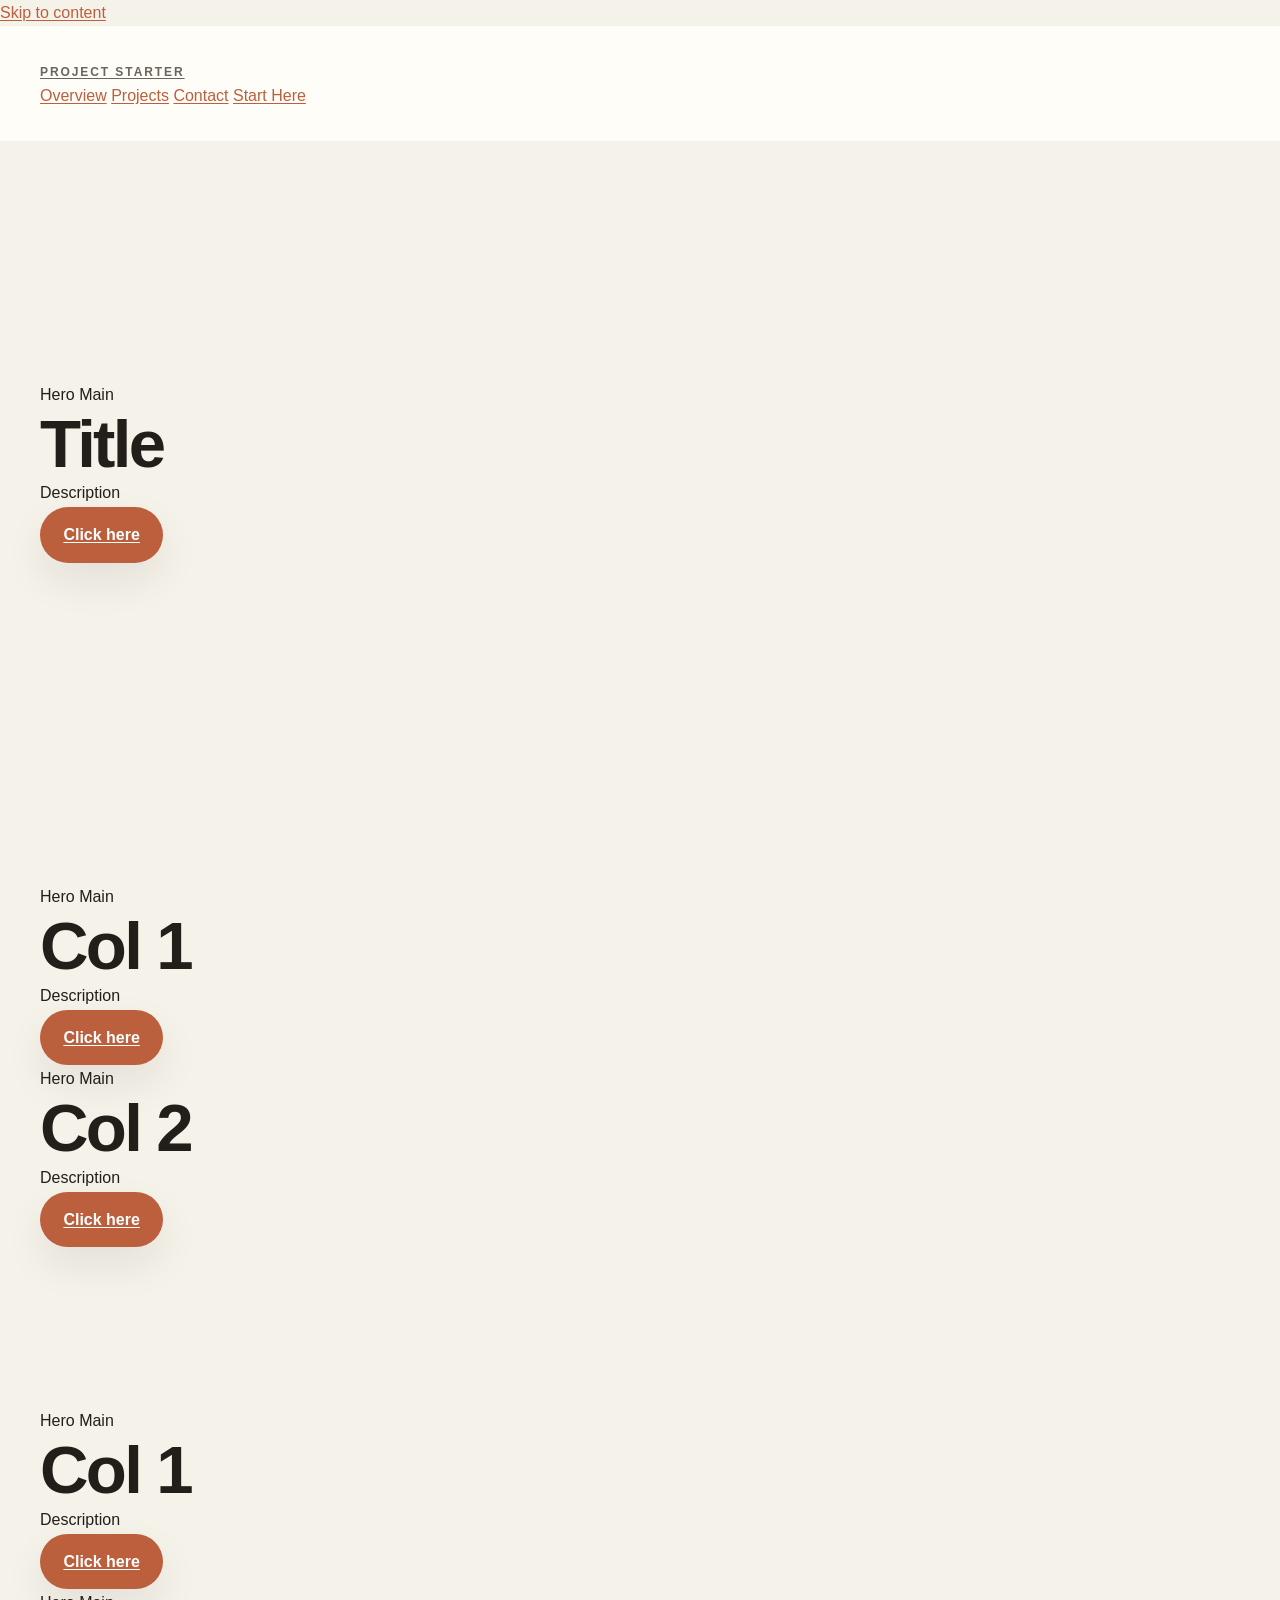
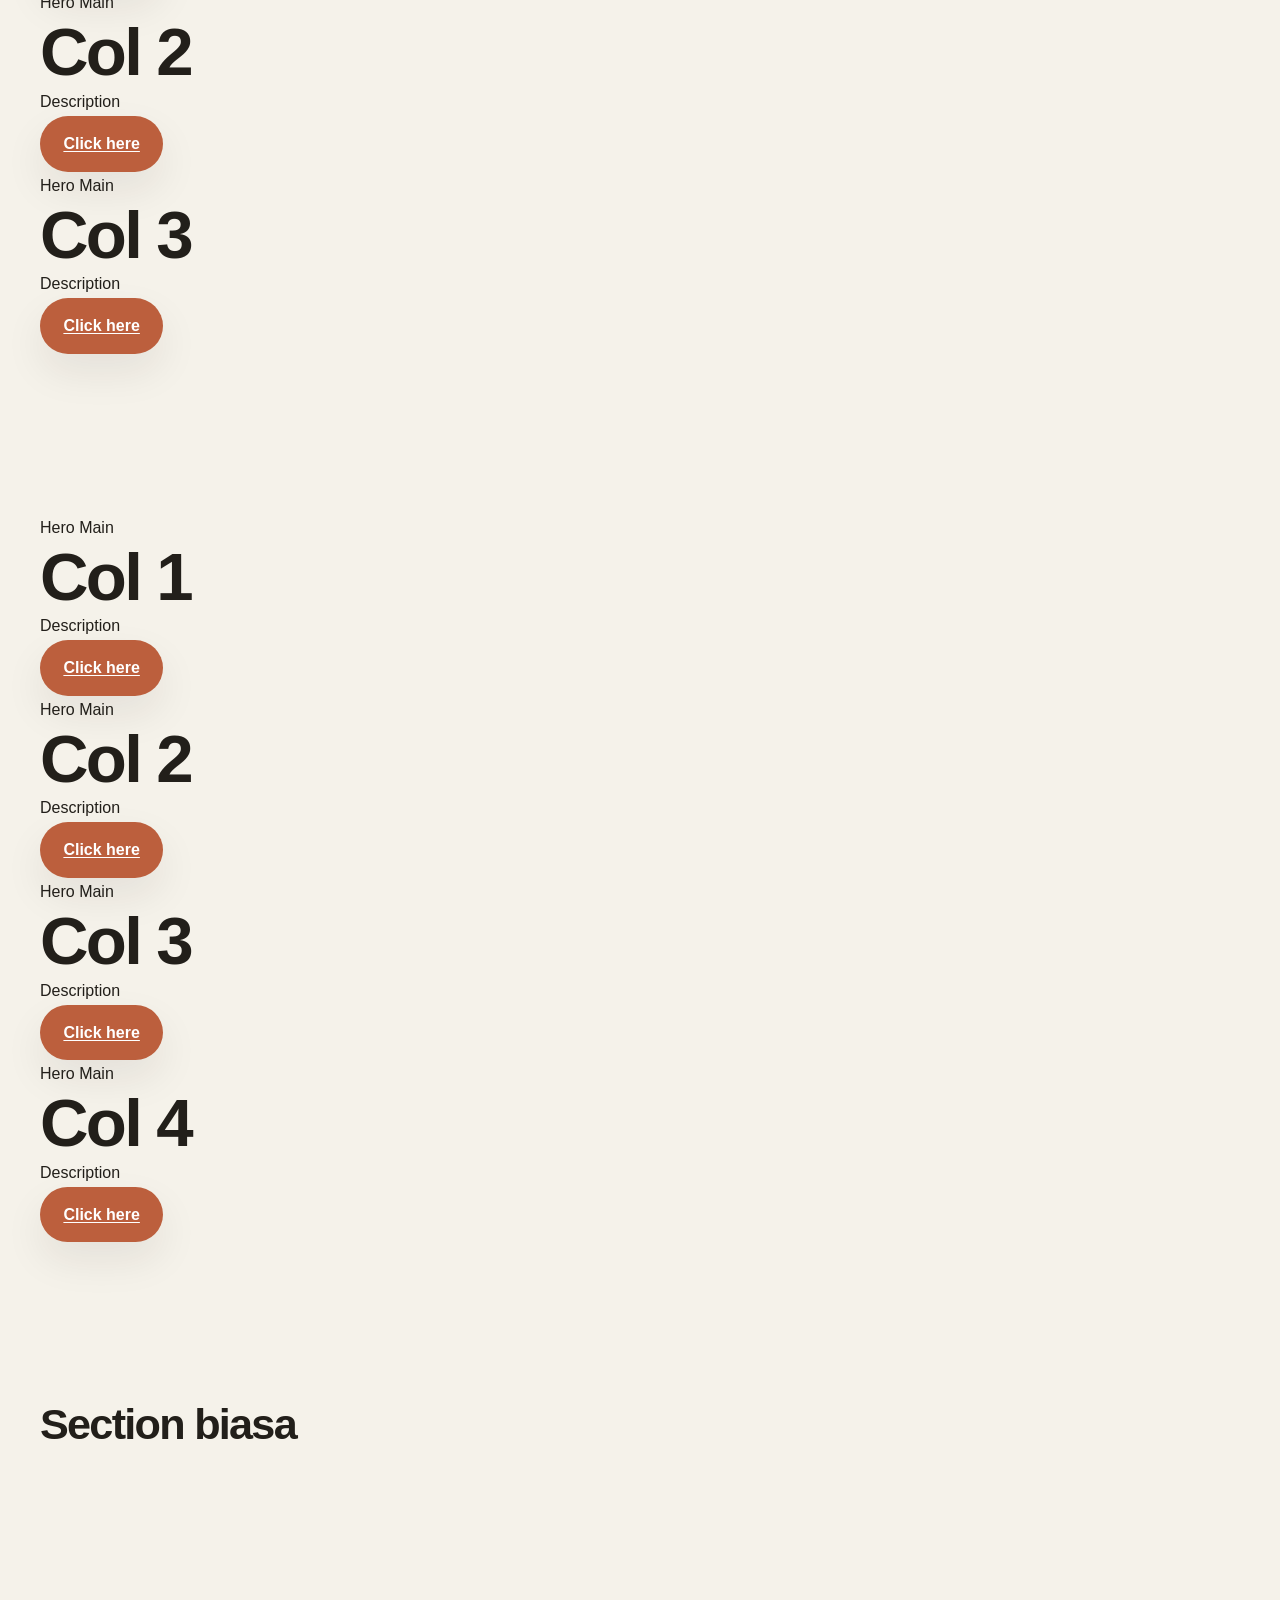
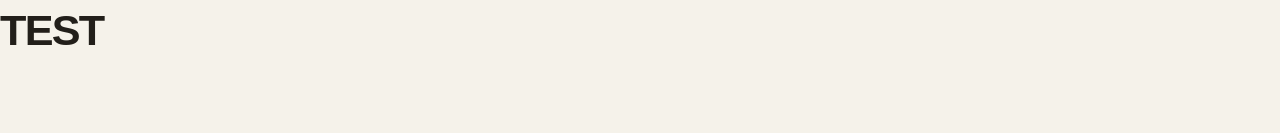
<file: index.html>
<!doctype html>
<html lang="en">
  <head>
    <meta charset="utf-8">
    <meta name="viewport" content="width=device-width, initial-scale=1">
    <title>Project Header Boilerplate</title>
    <meta
      name="description"
      content="Header boilerplate using the local CSS design system.">
    <link rel="stylesheet" href="./styles/system.css">
  </head>
  <body>
    <a class="skip-link" href="#main">Skip to content</a>
    
      <header id="site-header" class="header">
        <nav class="primary-nav container flex-grid cols-3" aria-label="Primary navigation">
          <div id="logo">
<a class="eyebrow" href="#site-header">Project Starter</a>
          </div>
          

          <div id="primary-nav-links" class="primary-nav__links">
            <a class="primary-nav__link" href="#overview">Overview</a>
            <a class="primary-nav__link" href="#projects">Projects</a>
            <a class="primary-nav__link" href="#contact">Contact</a>
            <a class="button-secondary" href="#contact">Start Here</a>
          </div>
        </nav>
    </header>
   

    <main id="main">
      <section id="hero" class="hero-main">
        <div class="container content-box center">
          <p>Hero Main</p>
          <h1>Title</h1>
          <p>Description</p>
          <a href="#" class="button">Click here</a>
        </div>
      </section>
       <section id="two-columns">
        <div class="container flex-grid cols-2">
       <div>
           <p>Hero Main</p>
          <h1>Col 1</h1>
          <p>Description</p>
          <a href="#" class="button">Click here</a>
       </div>
         <div>
           <p>Hero Main</p>
          <h1>Col 2</h1>
          <p>Description</p>
          <a href="#" class="button">Click here</a>
       </div>
        </div>
      </section>
        <section id="three-columns">
        <div class="container flex-grid cols-3">
       <div>
           <p>Hero Main</p>
          <h1>Col 1</h1>
          <p>Description</p>
          <a href="#" class="button">Click here</a>
       </div>
         <div>
           <p>Hero Main</p>
          <h1>Col 2</h1>
          <p>Description</p>
          <a href="#" class="button">Click here</a>
       </div>
        <div>
           <p>Hero Main</p>
          <h1>Col 3</h1>
          <p>Description</p>
          <a href="#" class="button">Click here</a>
       </div>
        </div>
      </section>
       <section id="four-columns">
        <div class="container flex-grid cols-4">
       <div>
           <p>Hero Main</p>
          <h1>Col 1</h1>
          <p>Description</p>
          <a href="#" class="button">Click here</a>
       </div>
         <div>
           <p>Hero Main</p>
          <h1>Col 2</h1>
          <p>Description</p>
          <a href="#" class="button">Click here</a>
       </div>
           <div>
           <p>Hero Main</p>
          <h1>Col 3</h1>
          <p>Description</p>
          <a href="#" class="button">Click here</a>
       </div>
           <div>
           <p>Hero Main</p>
          <h1>Col 4</h1>
          <p>Description</p>
          <a href="#" class="button">Click here</a>
       </div>
        </div>
      </section>
      <section>
        <div class="container">
<h2>Section biasa</h2>
        </div>
        
      </section>
      <section>
        <div class="containerbox">
          <h2>TEST</h2>
        </div>
      </section>
    </main>
  </body>
</html>
</file>
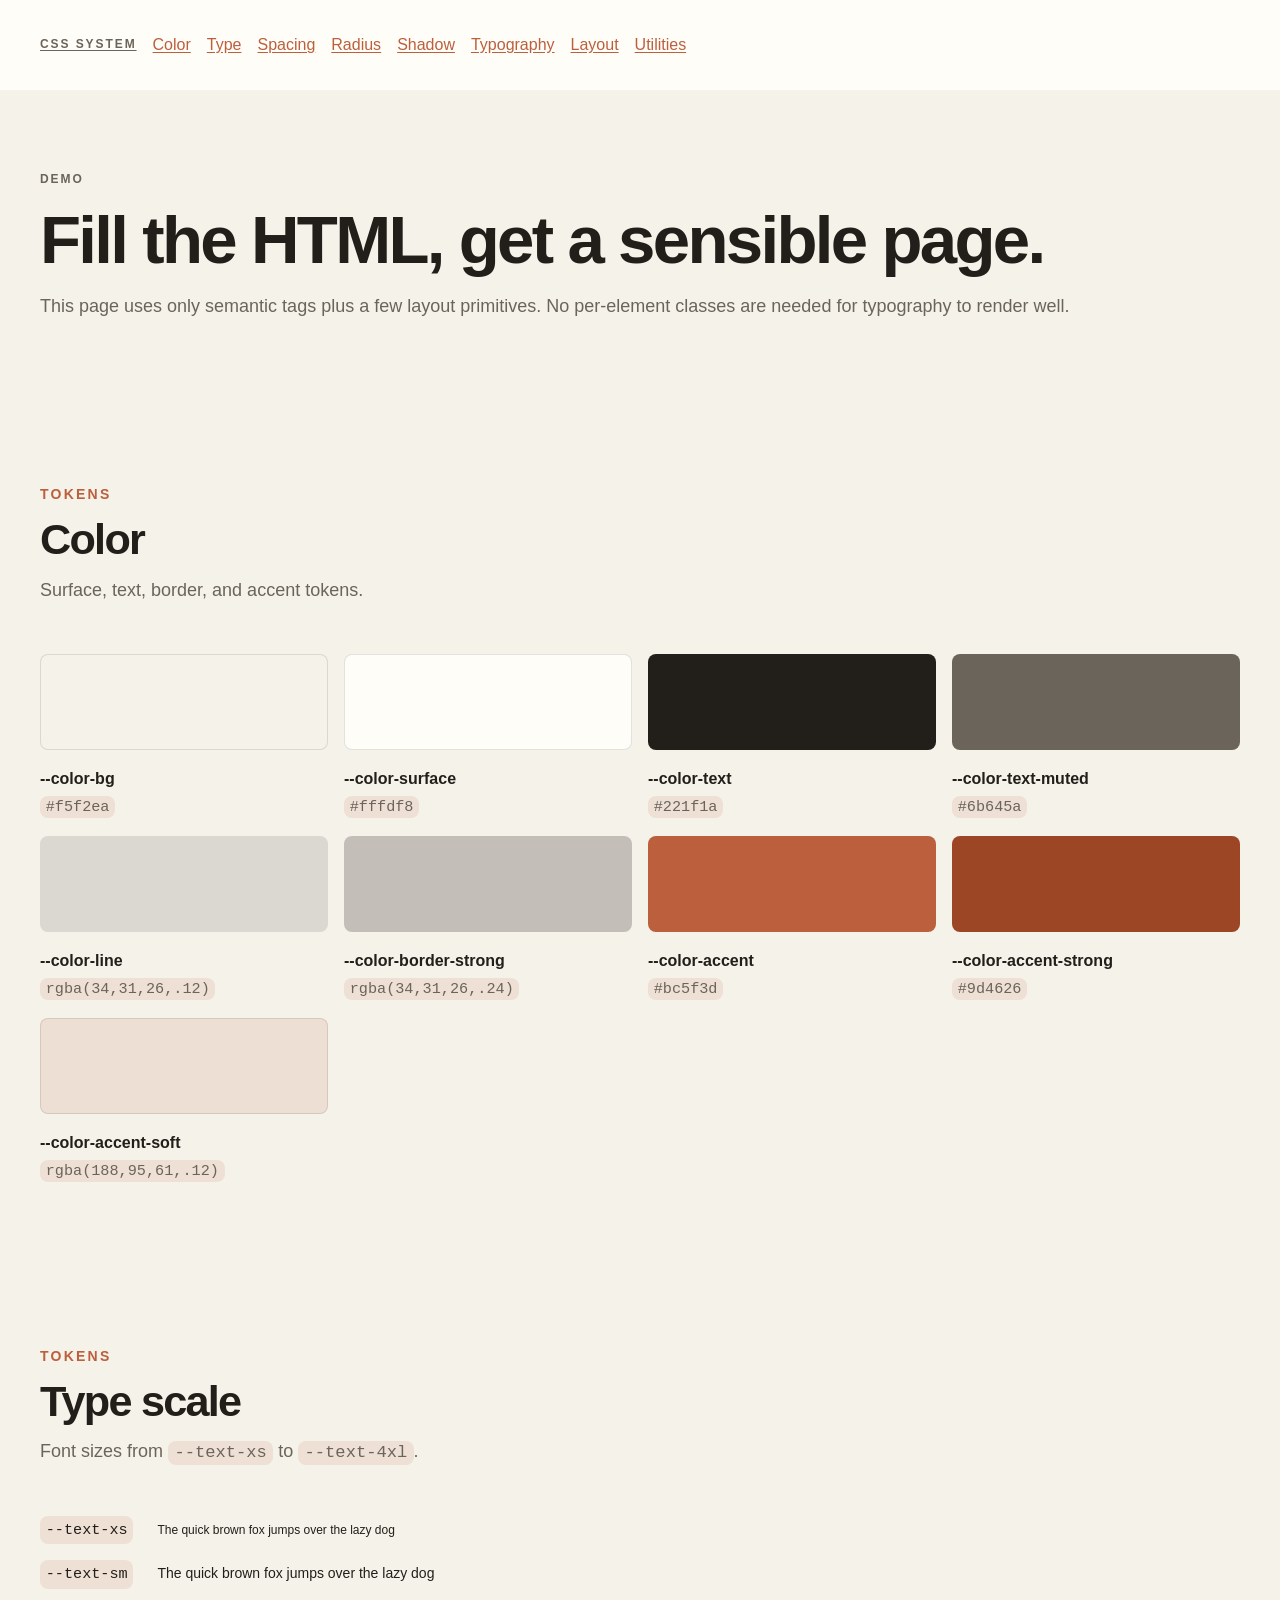
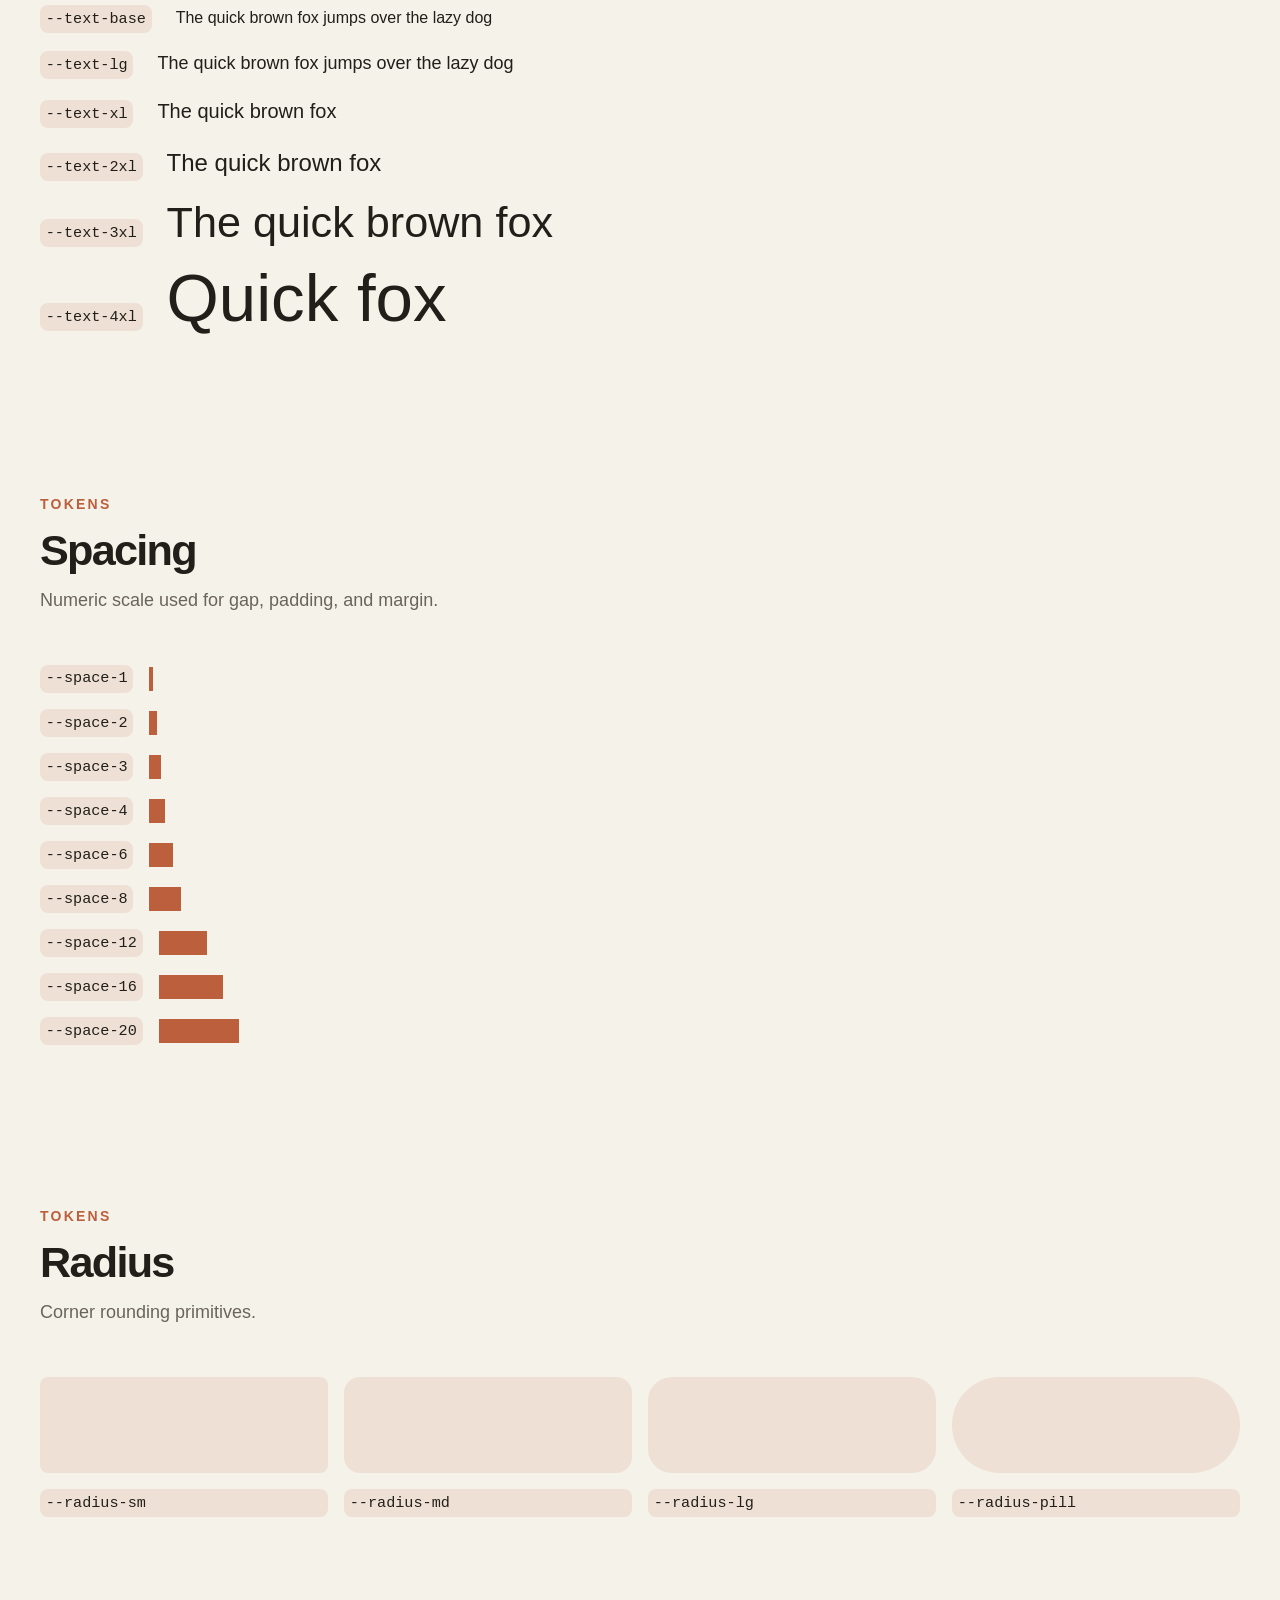
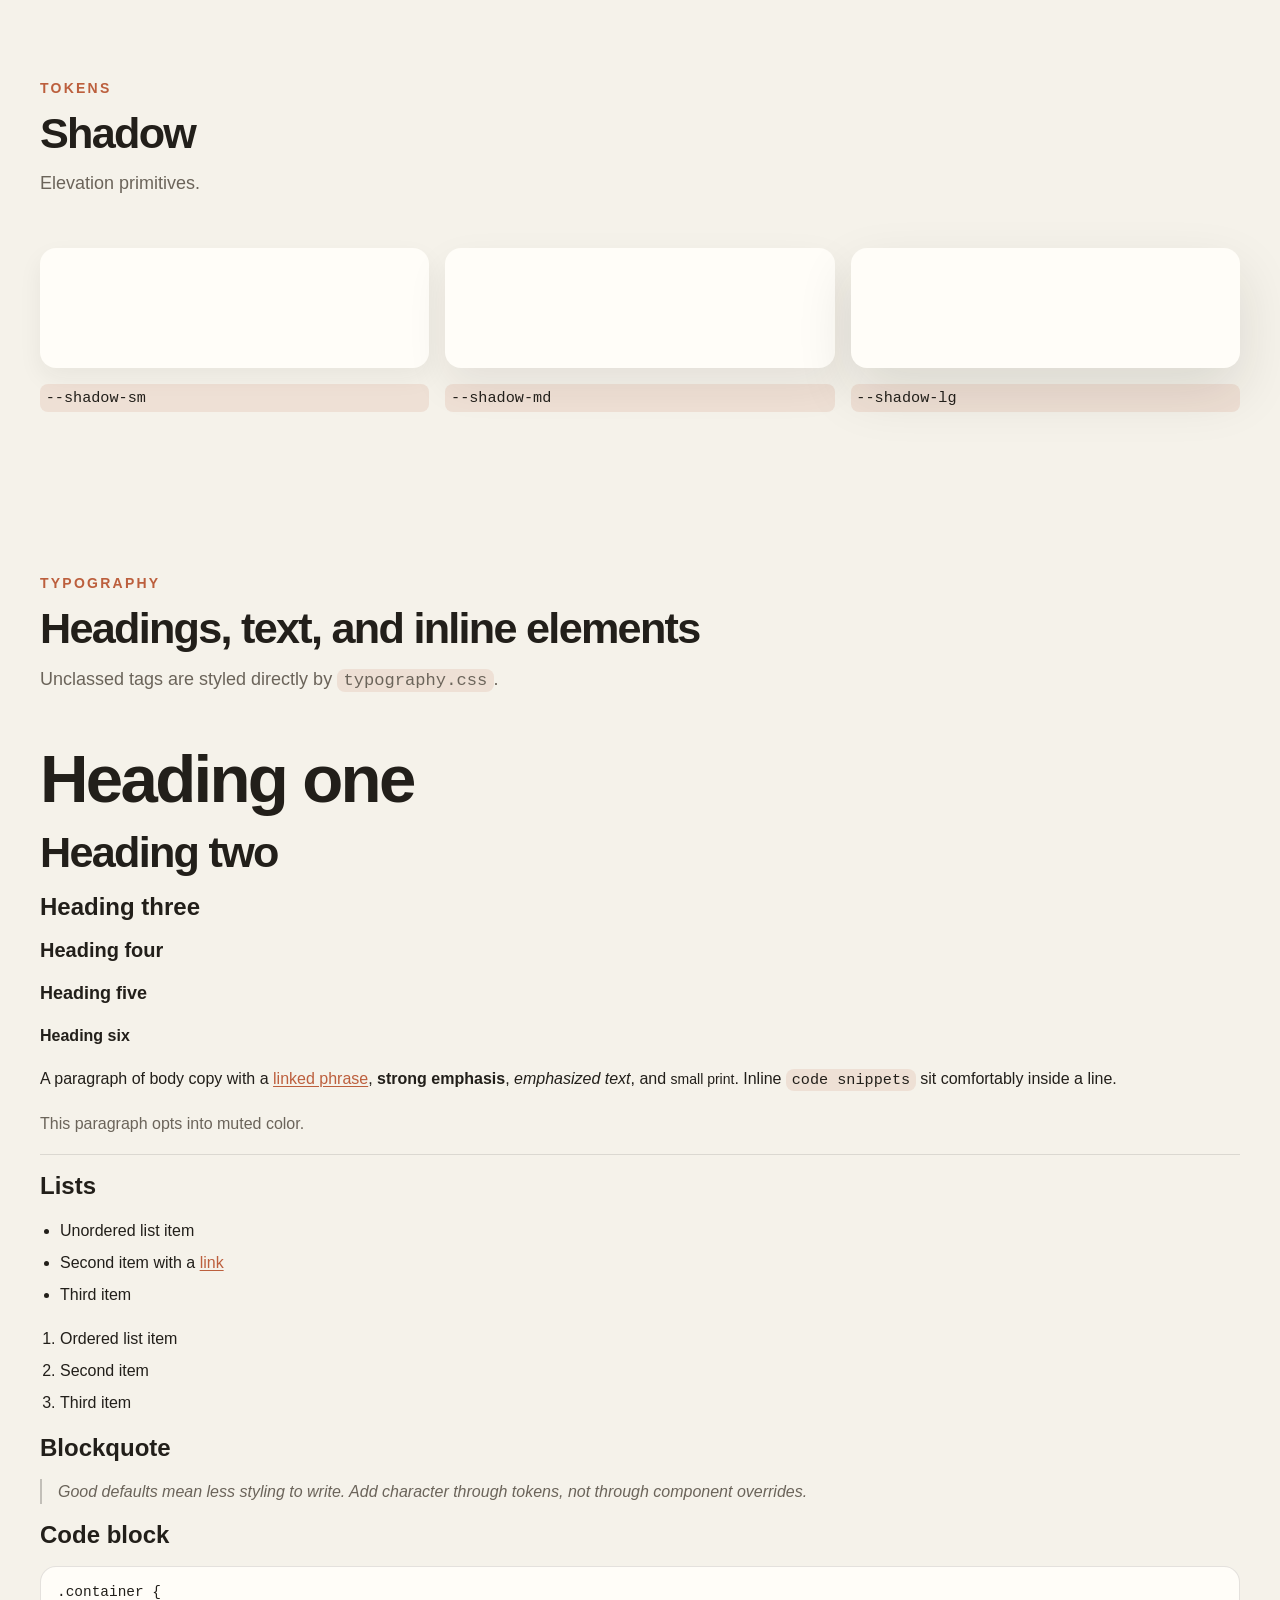
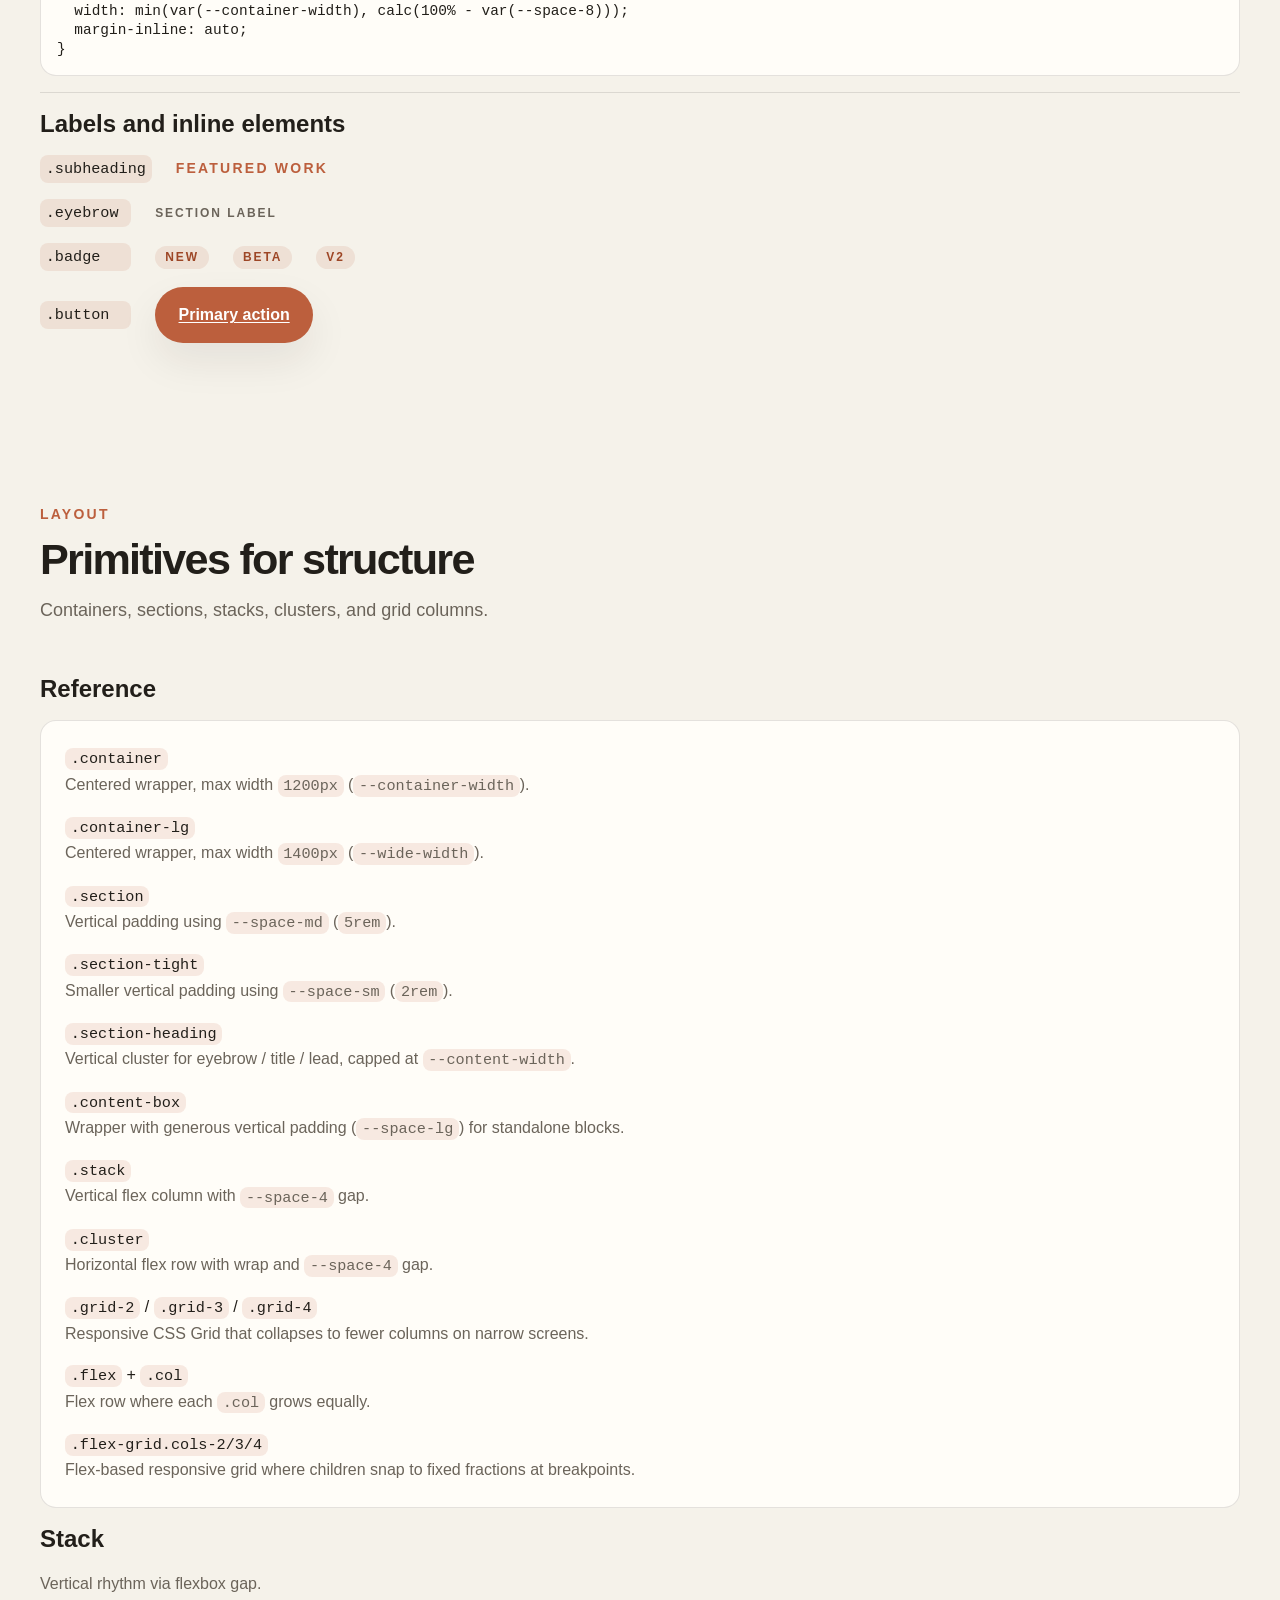
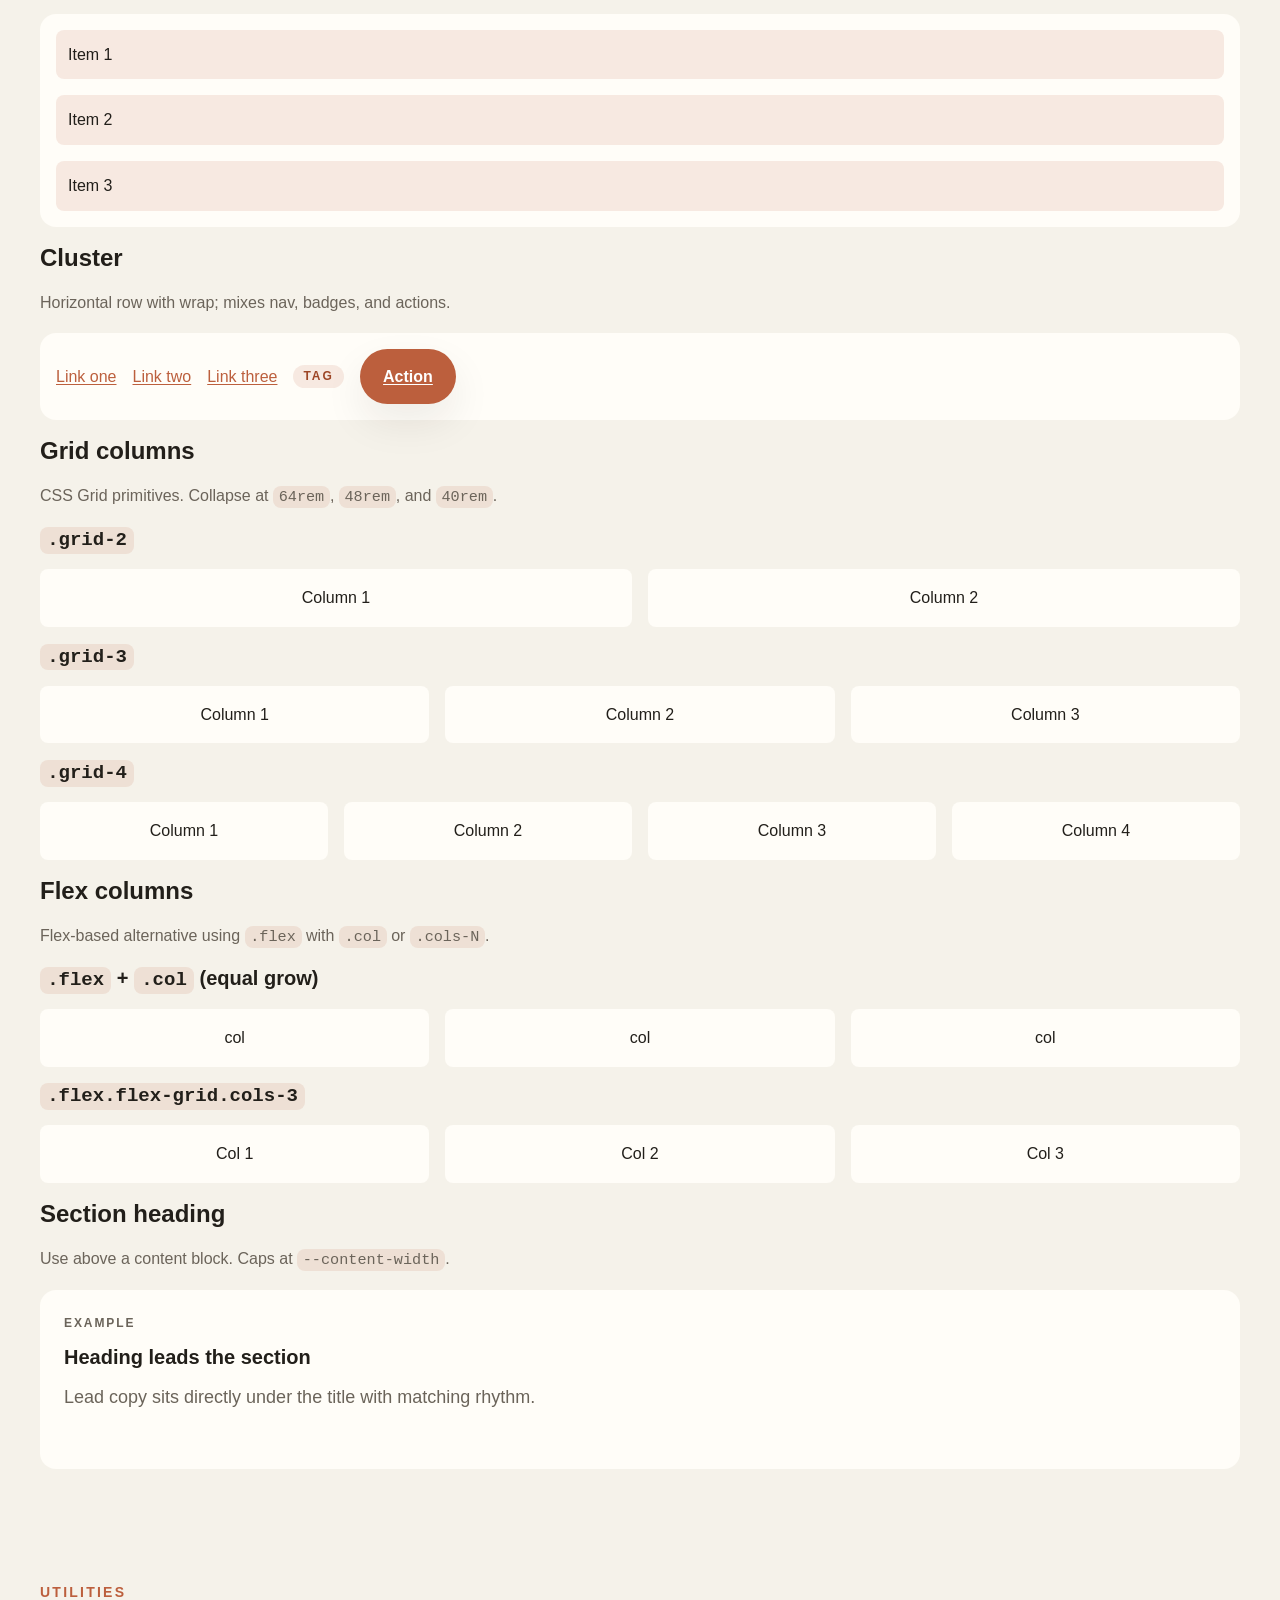
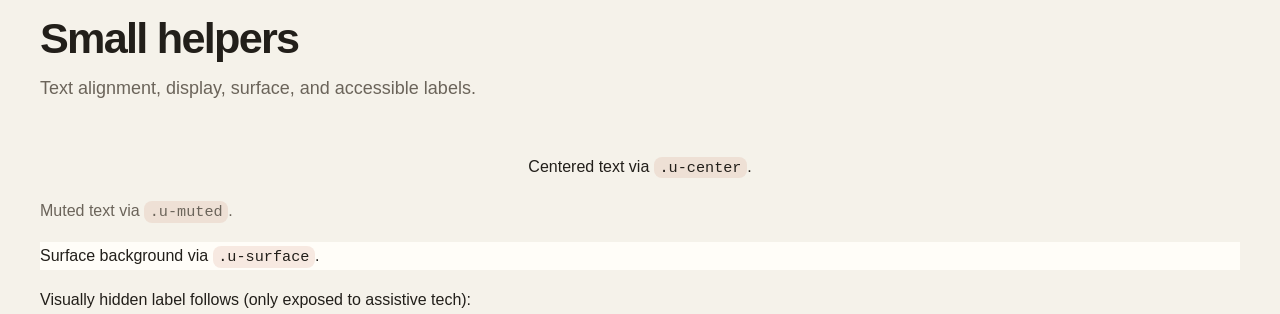
<file: demo.html>
<!doctype html>
<html lang="en">
  <head>
    <meta charset="utf-8">
    <meta name="viewport" content="width=device-width, initial-scale=1">
    <title>CSS System Demo</title>
    <meta name="description" content="Demo page exercising typography, layout, and utility layers.">
    <link rel="stylesheet" href="./styles/system.css">
  </head>
  <body>
    <header>
      <div class="container cluster">
        <a class="eyebrow" href="#top">CSS System</a>
        <nav class="cluster" aria-label="Primary">
          <a href="#colors">Color</a>
          <a href="#type-scale">Type</a>
          <a href="#spacing">Spacing</a>
          <a href="#radius">Radius</a>
          <a href="#shadows">Shadow</a>
          <a href="#typography">Typography</a>
          <a href="#layout">Layout</a>
          <a href="#utilities">Utilities</a>
        </nav>
      </div>
    </header>

    <main id="top">
      <section id="intro">
        <div class="container stack">
          <span class="eyebrow">Demo</span>
          <h1>Fill the HTML, get a sensible page.</h1>
          <p class="lead">
            This page uses only semantic tags plus a few layout primitives.
            No per-element classes are needed for typography to render well.
          </p>
        </div>
      </section>

      <section id="colors">
        <div class="container stack">
          <div class="section-heading">
            <span class="subheading">Tokens</span>
            <h2>Color</h2>
            <p class="lead">Surface, text, border, and accent tokens.</p>
          </div>

          <div class="grid-4">
            <div class="stack">
              <div style="height: 96px; background: var(--color-bg); border-radius: var(--radius-sm); border: 1px solid var(--color-line);"></div>
              <div>
                <strong>--color-bg</strong>
                <p class="text-muted"><code>#f5f2ea</code></p>
              </div>
            </div>
            <div class="stack">
              <div style="height: 96px; background: var(--color-surface); border-radius: var(--radius-sm); border: 1px solid var(--color-line);"></div>
              <div>
                <strong>--color-surface</strong>
                <p class="text-muted"><code>#fffdf8</code></p>
              </div>
            </div>
            <div class="stack">
              <div style="height: 96px; background: var(--color-text); border-radius: var(--radius-sm);"></div>
              <div>
                <strong>--color-text</strong>
                <p class="text-muted"><code>#221f1a</code></p>
              </div>
            </div>
            <div class="stack">
              <div style="height: 96px; background: var(--color-text-muted); border-radius: var(--radius-sm);"></div>
              <div>
                <strong>--color-text-muted</strong>
                <p class="text-muted"><code>#6b645a</code></p>
              </div>
            </div>
            <div class="stack">
              <div style="height: 96px; background: var(--color-line); border-radius: var(--radius-sm);"></div>
              <div>
                <strong>--color-line</strong>
                <p class="text-muted"><code>rgba(34,31,26,.12)</code></p>
              </div>
            </div>
            <div class="stack">
              <div style="height: 96px; background: var(--color-border-strong); border-radius: var(--radius-sm);"></div>
              <div>
                <strong>--color-border-strong</strong>
                <p class="text-muted"><code>rgba(34,31,26,.24)</code></p>
              </div>
            </div>
            <div class="stack">
              <div style="height: 96px; background: var(--color-accent); border-radius: var(--radius-sm);"></div>
              <div>
                <strong>--color-accent</strong>
                <p class="text-muted"><code>#bc5f3d</code></p>
              </div>
            </div>
            <div class="stack">
              <div style="height: 96px; background: var(--color-accent-strong); border-radius: var(--radius-sm);"></div>
              <div>
                <strong>--color-accent-strong</strong>
                <p class="text-muted"><code>#9d4626</code></p>
              </div>
            </div>
            <div class="stack">
              <div style="height: 96px; background: var(--color-accent-soft); border-radius: var(--radius-sm); border: 1px solid var(--color-line);"></div>
              <div>
                <strong>--color-accent-soft</strong>
                <p class="text-muted"><code>rgba(188,95,61,.12)</code></p>
              </div>
            </div>
          </div>
        </div>
      </section>

      <section id="type-scale">
        <div class="container stack">
          <div class="section-heading">
            <span class="subheading">Tokens</span>
            <h2>Type scale</h2>
            <p class="lead">Font sizes from <code>--text-xs</code> to <code>--text-4xl</code>.</p>
          </div>

          <div class="stack">
            <div class="cluster" style="align-items: baseline; gap: var(--space-6);">
              <code style="min-width: 9ch;">--text-xs</code>
              <span style="font-size: var(--text-xs);">The quick brown fox jumps over the lazy dog</span>
            </div>
            <div class="cluster" style="align-items: baseline; gap: var(--space-6);">
              <code style="min-width: 9ch;">--text-sm</code>
              <span style="font-size: var(--text-sm);">The quick brown fox jumps over the lazy dog</span>
            </div>
            <div class="cluster" style="align-items: baseline; gap: var(--space-6);">
              <code style="min-width: 9ch;">--text-base</code>
              <span style="font-size: var(--text-base);">The quick brown fox jumps over the lazy dog</span>
            </div>
            <div class="cluster" style="align-items: baseline; gap: var(--space-6);">
              <code style="min-width: 9ch;">--text-lg</code>
              <span style="font-size: var(--text-lg);">The quick brown fox jumps over the lazy dog</span>
            </div>
            <div class="cluster" style="align-items: baseline; gap: var(--space-6);">
              <code style="min-width: 9ch;">--text-xl</code>
              <span style="font-size: var(--text-xl);">The quick brown fox</span>
            </div>
            <div class="cluster" style="align-items: baseline; gap: var(--space-6);">
              <code style="min-width: 9ch;">--text-2xl</code>
              <span style="font-size: var(--text-2xl);">The quick brown fox</span>
            </div>
            <div class="cluster" style="align-items: baseline; gap: var(--space-6);">
              <code style="min-width: 9ch;">--text-3xl</code>
              <span style="font-size: var(--text-3xl); line-height: 1.1;">The quick brown fox</span>
            </div>
            <div class="cluster" style="align-items: baseline; gap: var(--space-6);">
              <code style="min-width: 9ch;">--text-4xl</code>
              <span style="font-size: var(--text-4xl); line-height: 1.05;">Quick fox</span>
            </div>
          </div>
        </div>
      </section>

      <section id="spacing">
        <div class="container stack">
          <div class="section-heading">
            <span class="subheading">Tokens</span>
            <h2>Spacing</h2>
            <p class="lead">Numeric scale used for gap, padding, and margin.</p>
          </div>

          <div class="stack">
            <div class="cluster" style="gap: var(--space-4); align-items: center;">
              <code style="min-width: 9ch;">--space-1</code>
              <div style="width: var(--space-1); height: 24px; background: var(--color-accent);"></div>
            </div>
            <div class="cluster" style="gap: var(--space-4); align-items: center;">
              <code style="min-width: 9ch;">--space-2</code>
              <div style="width: var(--space-2); height: 24px; background: var(--color-accent);"></div>
            </div>
            <div class="cluster" style="gap: var(--space-4); align-items: center;">
              <code style="min-width: 9ch;">--space-3</code>
              <div style="width: var(--space-3); height: 24px; background: var(--color-accent);"></div>
            </div>
            <div class="cluster" style="gap: var(--space-4); align-items: center;">
              <code style="min-width: 9ch;">--space-4</code>
              <div style="width: var(--space-4); height: 24px; background: var(--color-accent);"></div>
            </div>
            <div class="cluster" style="gap: var(--space-4); align-items: center;">
              <code style="min-width: 9ch;">--space-6</code>
              <div style="width: var(--space-6); height: 24px; background: var(--color-accent);"></div>
            </div>
            <div class="cluster" style="gap: var(--space-4); align-items: center;">
              <code style="min-width: 9ch;">--space-8</code>
              <div style="width: var(--space-8); height: 24px; background: var(--color-accent);"></div>
            </div>
            <div class="cluster" style="gap: var(--space-4); align-items: center;">
              <code style="min-width: 9ch;">--space-12</code>
              <div style="width: var(--space-12); height: 24px; background: var(--color-accent);"></div>
            </div>
            <div class="cluster" style="gap: var(--space-4); align-items: center;">
              <code style="min-width: 9ch;">--space-16</code>
              <div style="width: var(--space-16); height: 24px; background: var(--color-accent);"></div>
            </div>
            <div class="cluster" style="gap: var(--space-4); align-items: center;">
              <code style="min-width: 9ch;">--space-20</code>
              <div style="width: var(--space-20); height: 24px; background: var(--color-accent);"></div>
            </div>
          </div>
        </div>
      </section>

      <section id="radius">
        <div class="container stack">
          <div class="section-heading">
            <span class="subheading">Tokens</span>
            <h2>Radius</h2>
            <p class="lead">Corner rounding primitives.</p>
          </div>

          <div class="grid-4">
            <div class="stack">
              <div style="height: 96px; background: var(--color-accent-soft); border-radius: var(--radius-sm);"></div>
              <code>--radius-sm</code>
            </div>
            <div class="stack">
              <div style="height: 96px; background: var(--color-accent-soft); border-radius: var(--radius-md);"></div>
              <code>--radius-md</code>
            </div>
            <div class="stack">
              <div style="height: 96px; background: var(--color-accent-soft); border-radius: var(--radius-lg);"></div>
              <code>--radius-lg</code>
            </div>
            <div class="stack">
              <div style="height: 96px; background: var(--color-accent-soft); border-radius: var(--radius-pill);"></div>
              <code>--radius-pill</code>
            </div>
          </div>
        </div>
      </section>

      <section id="shadows">
        <div class="container stack">
          <div class="section-heading">
            <span class="subheading">Tokens</span>
            <h2>Shadow</h2>
            <p class="lead">Elevation primitives.</p>
          </div>

          <div class="grid-3">
            <div class="stack">
              <div style="height: 120px; background: var(--color-surface); border-radius: var(--radius-md); box-shadow: var(--shadow-sm);"></div>
              <code>--shadow-sm</code>
            </div>
            <div class="stack">
              <div style="height: 120px; background: var(--color-surface); border-radius: var(--radius-md); box-shadow: var(--shadow-md);"></div>
              <code>--shadow-md</code>
            </div>
            <div class="stack">
              <div style="height: 120px; background: var(--color-surface); border-radius: var(--radius-md); box-shadow: var(--shadow-lg);"></div>
              <code>--shadow-lg</code>
            </div>
          </div>
        </div>
      </section>

      <section id="typography">
        <div class="container stack">
          <div class="section-heading">
            <span class="subheading">Typography</span>
            <h2>Headings, text, and inline elements</h2>
            <p class="lead">Unclassed tags are styled directly by <code>typography.css</code>.</p>
          </div>

          <h1>Heading one</h1>
          <h2>Heading two</h2>
          <h3>Heading three</h3>
          <h4>Heading four</h4>
          <h5>Heading five</h5>
          <h6>Heading six</h6>

          <p>
            A paragraph of body copy with a <a href="#">linked phrase</a>,
            <strong>strong emphasis</strong>, <em>emphasized text</em>, and
            <small>small print</small>. Inline <code>code snippets</code> sit
            comfortably inside a line.
          </p>

          <p class="text-muted">This paragraph opts into muted color.</p>

          <hr>

          <h3>Lists</h3>
          <ul>
            <li>Unordered list item</li>
            <li>Second item with a <a href="#">link</a></li>
            <li>Third item</li>
          </ul>

          <ol>
            <li>Ordered list item</li>
            <li>Second item</li>
            <li>Third item</li>
          </ol>

          <h3>Blockquote</h3>
          <blockquote>
            Good defaults mean less styling to write. Add character through
            tokens, not through component overrides.
          </blockquote>

          <h3>Code block</h3>
<pre><code>.container {
  width: min(var(--container-width), calc(100% - var(--space-8)));
  margin-inline: auto;
}</code></pre>

          <hr>

          <h3>Labels and inline elements</h3>

          <div class="stack">
            <div class="cluster" style="align-items: baseline; gap: var(--space-6);">
              <code style="min-width: 10ch;">.subheading</code>
              <span class="subheading">Featured work</span>
            </div>
            <div class="cluster" style="align-items: baseline; gap: var(--space-6);">
              <code style="min-width: 10ch;">.eyebrow</code>
              <span class="eyebrow">Section label</span>
            </div>
            <div class="cluster" style="align-items: center; gap: var(--space-6);">
              <code style="min-width: 10ch;">.badge</code>
              <span class="badge">New</span>
              <span class="badge">Beta</span>
              <span class="badge">v2</span>
            </div>
            <div class="cluster" style="align-items: center; gap: var(--space-6);">
              <code style="min-width: 10ch;">.button</code>
              <a href="#" class="button">Primary action</a>
            </div>
          </div>
        </div>
      </section>

      <section id="layout">
        <div class="container stack">
          <div class="section-heading">
            <span class="subheading">Layout</span>
            <h2>Primitives for structure</h2>
            <p class="lead">Containers, sections, stacks, clusters, and grid columns.</p>
          </div>

          <h3>Reference</h3>
          <div class="u-surface" style="padding: var(--space-6); border-radius: var(--radius-md); border: 1px solid var(--color-line);">
            <dl class="stack">
              <div>
                <dt><code>.container</code></dt>
                <dd class="text-muted">Centered wrapper, max width <code>1200px</code> (<code>--container-width</code>).</dd>
              </div>
              <div>
                <dt><code>.container-lg</code></dt>
                <dd class="text-muted">Centered wrapper, max width <code>1400px</code> (<code>--wide-width</code>).</dd>
              </div>
              <div>
                <dt><code>.section</code></dt>
                <dd class="text-muted">Vertical padding using <code>--space-md</code> (<code>5rem</code>).</dd>
              </div>
              <div>
                <dt><code>.section-tight</code></dt>
                <dd class="text-muted">Smaller vertical padding using <code>--space-sm</code> (<code>2rem</code>).</dd>
              </div>
              <div>
                <dt><code>.section-heading</code></dt>
                <dd class="text-muted">Vertical cluster for eyebrow / title / lead, capped at <code>--content-width</code>.</dd>
              </div>
              <div>
                <dt><code>.content-box</code></dt>
                <dd class="text-muted">Wrapper with generous vertical padding (<code>--space-lg</code>) for standalone blocks.</dd>
              </div>
              <div>
                <dt><code>.stack</code></dt>
                <dd class="text-muted">Vertical flex column with <code>--space-4</code> gap.</dd>
              </div>
              <div>
                <dt><code>.cluster</code></dt>
                <dd class="text-muted">Horizontal flex row with wrap and <code>--space-4</code> gap.</dd>
              </div>
              <div>
                <dt><code>.grid-2</code> / <code>.grid-3</code> / <code>.grid-4</code></dt>
                <dd class="text-muted">Responsive CSS Grid that collapses to fewer columns on narrow screens.</dd>
              </div>
              <div>
                <dt><code>.flex</code> + <code>.col</code></dt>
                <dd class="text-muted">Flex row where each <code>.col</code> grows equally.</dd>
              </div>
              <div>
                <dt><code>.flex-grid.cols-2/3/4</code></dt>
                <dd class="text-muted">Flex-based responsive grid where children snap to fixed fractions at breakpoints.</dd>
              </div>
            </dl>
          </div>

          <h3>Stack</h3>
          <p class="text-muted">Vertical rhythm via flexbox gap.</p>
          <div class="u-surface" style="padding: var(--space-4); border-radius: var(--radius-md);">
            <div class="stack">
              <div style="background: var(--color-accent-soft); padding: var(--space-3); border-radius: var(--radius-sm);">Item 1</div>
              <div style="background: var(--color-accent-soft); padding: var(--space-3); border-radius: var(--radius-sm);">Item 2</div>
              <div style="background: var(--color-accent-soft); padding: var(--space-3); border-radius: var(--radius-sm);">Item 3</div>
            </div>
          </div>

          <h3>Cluster</h3>
          <p class="text-muted">Horizontal row with wrap; mixes nav, badges, and actions.</p>
          <div class="u-surface" style="padding: var(--space-4); border-radius: var(--radius-md);">
            <div class="cluster">
              <a href="#">Link one</a>
              <a href="#">Link two</a>
              <a href="#">Link three</a>
              <span class="badge">Tag</span>
              <a href="#" class="button">Action</a>
            </div>
          </div>

          <h3>Grid columns</h3>
          <p class="text-muted">CSS Grid primitives. Collapse at <code>64rem</code>, <code>48rem</code>, and <code>40rem</code>.</p>

          <h4><code>.grid-2</code></h4>
          <div class="grid-2">
            <div class="u-surface" style="padding: var(--space-4); border-radius: var(--radius-sm); text-align: center;">Column 1</div>
            <div class="u-surface" style="padding: var(--space-4); border-radius: var(--radius-sm); text-align: center;">Column 2</div>
          </div>

          <h4><code>.grid-3</code></h4>
          <div class="grid-3">
            <div class="u-surface" style="padding: var(--space-4); border-radius: var(--radius-sm); text-align: center;">Column 1</div>
            <div class="u-surface" style="padding: var(--space-4); border-radius: var(--radius-sm); text-align: center;">Column 2</div>
            <div class="u-surface" style="padding: var(--space-4); border-radius: var(--radius-sm); text-align: center;">Column 3</div>
          </div>

          <h4><code>.grid-4</code></h4>
          <div class="grid-4">
            <div class="u-surface" style="padding: var(--space-4); border-radius: var(--radius-sm); text-align: center;">Column 1</div>
            <div class="u-surface" style="padding: var(--space-4); border-radius: var(--radius-sm); text-align: center;">Column 2</div>
            <div class="u-surface" style="padding: var(--space-4); border-radius: var(--radius-sm); text-align: center;">Column 3</div>
            <div class="u-surface" style="padding: var(--space-4); border-radius: var(--radius-sm); text-align: center;">Column 4</div>
          </div>

          <h3>Flex columns</h3>
          <p class="text-muted">Flex-based alternative using <code>.flex</code> with <code>.col</code> or <code>.cols-N</code>.</p>

          <h4><code>.flex</code> + <code>.col</code> (equal grow)</h4>
          <div class="flex">
            <div class="col u-surface" style="padding: var(--space-4); border-radius: var(--radius-sm); text-align: center;">col</div>
            <div class="col u-surface" style="padding: var(--space-4); border-radius: var(--radius-sm); text-align: center;">col</div>
            <div class="col u-surface" style="padding: var(--space-4); border-radius: var(--radius-sm); text-align: center;">col</div>
          </div>

          <h4><code>.flex.flex-grid.cols-3</code></h4>
          <div class="flex flex-grid cols-3">
            <div class="u-surface" style="padding: var(--space-4); border-radius: var(--radius-sm); text-align: center;">Col 1</div>
            <div class="u-surface" style="padding: var(--space-4); border-radius: var(--radius-sm); text-align: center;">Col 2</div>
            <div class="u-surface" style="padding: var(--space-4); border-radius: var(--radius-sm); text-align: center;">Col 3</div>
          </div>

          <h3>Section heading</h3>
          <p class="text-muted">Use above a content block. Caps at <code>--content-width</code>.</p>
          <div class="u-surface" style="padding: var(--space-6); border-radius: var(--radius-md);">
            <div class="section-heading">
              <span class="eyebrow">Example</span>
              <h4>Heading leads the section</h4>
              <p class="lead">Lead copy sits directly under the title with matching rhythm.</p>
            </div>
          </div>
        </div>
      </section>

      <section id="utilities" class="section-tight">
        <div class="container stack">
          <div class="section-heading">
            <span class="subheading">Utilities</span>
            <h2>Small helpers</h2>
            <p class="lead">Text alignment, display, surface, and accessible labels.</p>
          </div>

          <p class="u-center">Centered text via <code>.u-center</code>.</p>
          <p class="u-muted">Muted text via <code>.u-muted</code>.</p>

          <div class="u-surface">
            <p>Surface background via <code>.u-surface</code>.</p>
          </div>

          <p>
            Visually hidden label follows (only exposed to assistive tech):
            <span class="u-sr-only">Hidden accessible label</span>
          </p>
        </div>
      </section>
    </main>
  </body>
</html>
</file>
<file: styles/system.css>
@layer tokens, dev, base, typography, layout, components, utilities;

@import url("./tokens.css") layer(tokens);
@import url("./dev.css") layer(dev);
@import url("./base.css") layer(base);
@import url("./typography.css") layer(typography);
@import url("./layout.css") layer(layout);
@import url("./components/components.css") layer(components);
@import url("./components/navigations.css") layer(components);
@import url("./components/cards.css") layer(components);
@import url("./components/hero.css") layer(components);
@import url("./components/tabs.css") layer(components);
@import url("./components/accordions.css") layer(components);
@import url("./components/carousels.css") layer(components);
@import url("./utility.css") layer(utilities);
</file>
